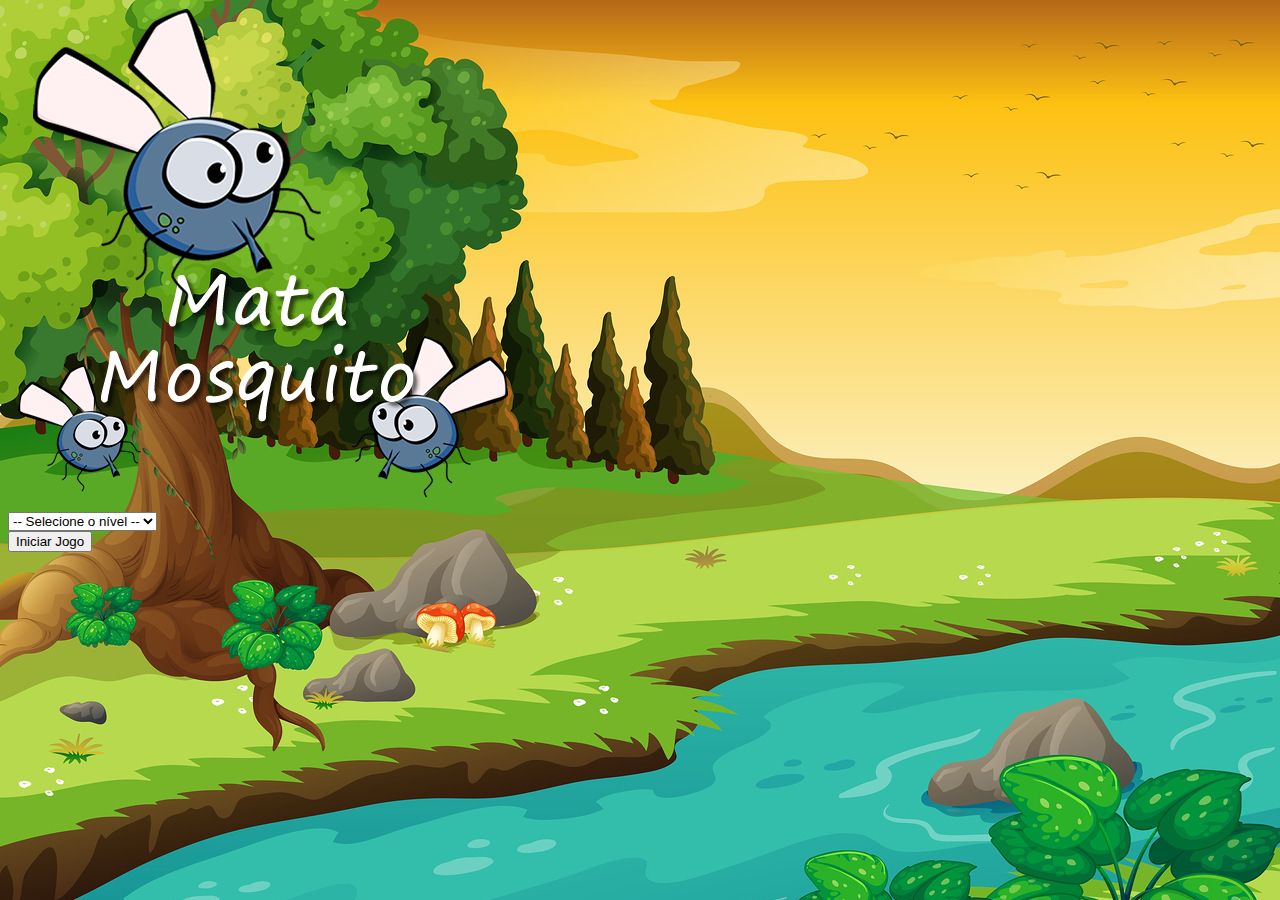
<file: index.html>
<!DOCTYPE html>
<html>
    <head>
        <meta charset="utf-8">
        <title>Fim de Jogo</title>
        <!-- CSS only -->
        <link href="https://cdn.jsdelivr.net/npm/bootstrap@5.0.0-beta1/dist/css/bootstrap.min.css" rel="stylesheet" integrity="sha384-giJF6kkoqNQ00vy+HMDP7azOuL0xtbfIcaT9wjKHr8RbDVddVHyTfAAsrekwKmP1" crossorigin="anonymous">
        <link rel="stylesheet" href="estilo.css">
    </head>
    <body>
        <div class="container">
            <div class="row">
                <div class="col">
                    <div class="d-flex justify-content-center">
                        <img src="./imagens/game.png" alt="">
                    </div>
                </div>
            </div>
            <div class="row">
                <div class="col">
                    <div class="d-flex justify-content-center">
                        <div class="mb-2">
                            <select class="form-control" id="nivel">
                                <option value="">-- Selecione o nível --</option>
                                <option value="normal">Normal</option>
                                <option value="dificil">Difícil</option>
                                <option value="chucknorris">Chuck Norris</option>
                            </select>
                        </div>
                    </div>
                </div>
            </div>
            <div class="row">
                <div class="col">
                    <div class="d-flex justify-content-center">
                        <button type="button" class="btn btn-danger btn-lg" onclick="iniciarJogo()">Iniciar Jogo</button>
                    </div>
                </div>
            </div>
        </div>
        <script>
            function iniciarJogo() {
                var nivel = document.getElementById('nivel').value;
                if (nivel === ''){
                    alert('Selecione um nível para iniciar o jogo');
                    return false
                }
                window.location.href = 'app.html?' + nivel;
            }
        </script>    
    </body>
</html>
</file>
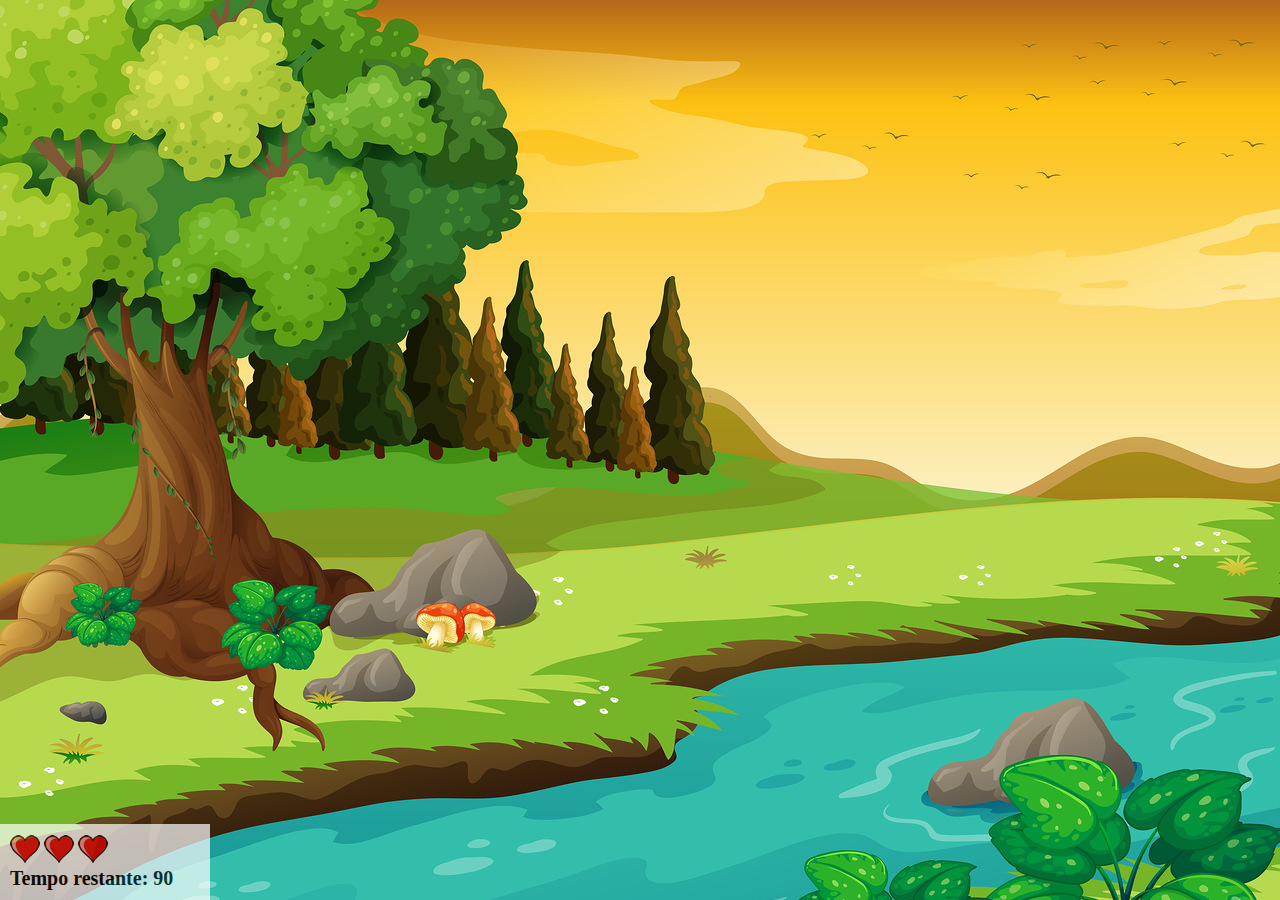
<file: app.html>
<!DOCTYPE html>
<html>
    <head>
        <meta charset="utf-8">
        <link rel="stylesheet" href="estilo.css">
        <title>Mata Mosquito</title>
    </head>
    <body onresize="ajustaTamanhoPalcoJogo()">
        <div class="painel">
            <div class="vidas">
                <img id="v1" src="./imagens/coracao_cheio.png">
                <img id="v2" src="./imagens/coracao_cheio.png">
                <img id="v3" src="./imagens/coracao_cheio.png">
            </div>
            <div class="cronometro">
                Tempo restante: <span id="cronometro"></span>
            </div>
        </div>        
        <script src="jogo.js"></script>
        <script>
            document.getElementById('cronometro').innerHTML = tempo;

            var criaMosquito = setInterval(function() {
                posicaoRandomica();                
            }, criaMosquitoTempo);
        </script>
    </body>
</html>
</file>
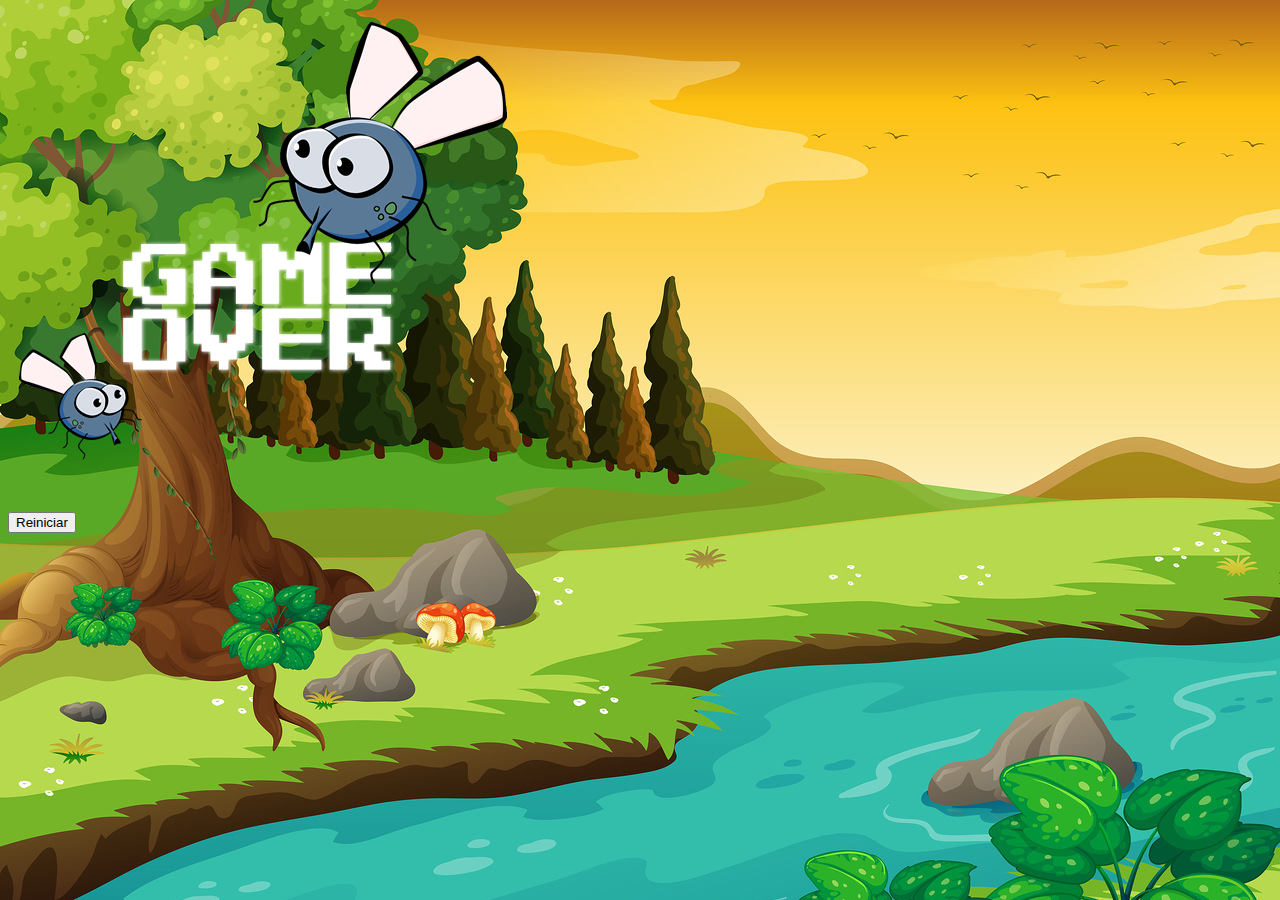
<file: fim_de_jogo.html>
<!DOCTYPE html>
<html>
    <head>
        <meta charset="utf-8">
        <title>Fim de Jogo</title>
        <!-- CSS only -->
        <link href="https://cdn.jsdelivr.net/npm/bootstrap@5.0.0-beta1/dist/css/bootstrap.min.css" rel="stylesheet" integrity="sha384-giJF6kkoqNQ00vy+HMDP7azOuL0xtbfIcaT9wjKHr8RbDVddVHyTfAAsrekwKmP1" crossorigin="anonymous">
        <link rel="stylesheet" href="estilo.css">
    </head>
    <body>
        <div class="container">
            <div class="row">
                <div class="col">
                    <div class="d-flex justify-content-center">
                        <img src="./imagens/game_over.png" alt="">
                    </div>
                </div>
            </div>
            <div class="row">
                <div class="col">
                    <div class="d-flex justify-content-center">
                        <button type="button" class="btn btn-dark btn-lg" onclick="window.location.href = 'index.html'">Reiniciar</button>
                    </div>
                </div>
            </div>
        </div>        
    </body>
</html>
</file>
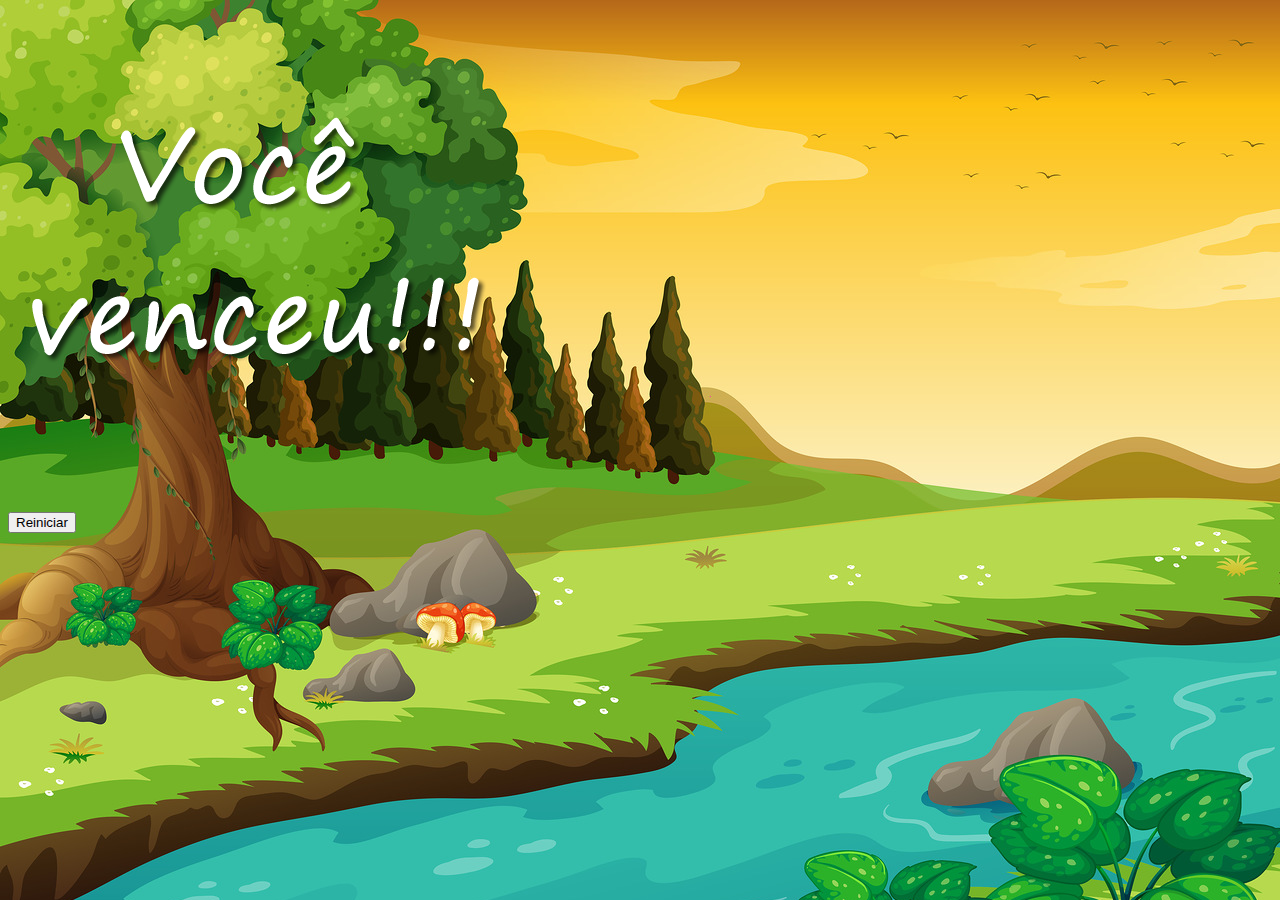
<file: vitoria.html>
<!DOCTYPE html>
<html>
    <head>
        <meta charset="utf-8">
        <title>Fim de Jogo</title>
        <!-- CSS only -->
        <link href="https://cdn.jsdelivr.net/npm/bootstrap@5.0.0-beta1/dist/css/bootstrap.min.css" rel="stylesheet" integrity="sha384-giJF6kkoqNQ00vy+HMDP7azOuL0xtbfIcaT9wjKHr8RbDVddVHyTfAAsrekwKmP1" crossorigin="anonymous">
        <link rel="stylesheet" href="estilo.css">
    </head>
    <body>
        <div class="container">
            <div class="row">
                <div class="col">
                    <div class="d-flex justify-content-center">
                        <img src="./imagens/vitoria.png" alt="">
                    </div>
                </div>
            </div>
            <div class="row">
                <div class="col">
                    <div class="d-flex justify-content-center">
                        <button type="button" class="btn btn-dark btn-lg" onclick="window.location.href = 'index.html'">Reiniciar</button>
                    </div>
                </div>
            </div>
        </div>        
    </body>
</html>
</file>
<file: estilo.css>
html {
    cursor: url('./imagens/mata_mosquito.png') 30 30, auto;
}

body {
    background-image: url(imagens/bg.jpg);
    background-repeat: no-repeat;
    background-size: cover;
}

.mosquito1 {
    width: 50px;
    height: 50px;
}
.mosquito2 {
    width: 70px;
    height: 70px;
}
.mosquito3 {
    width: 90px;
    height: 90px;
}

.ladoA {
    transform: scaleX(1);
}

.ladoB {
    transform: scaleX(-1);
}

.painel {
    position: absolute;
    width: 190px;
    padding: 10px;
    left: 0px;
    bottom: 0px;
    border-top: solid 1px #fff;
    background-color: #fff;
    opacity: 0.7;
}

.vidas {
    float: left;
}

.cronometro {
    float: left;
    font-size: 20px;
    font-weight: bold;
}
</file>
